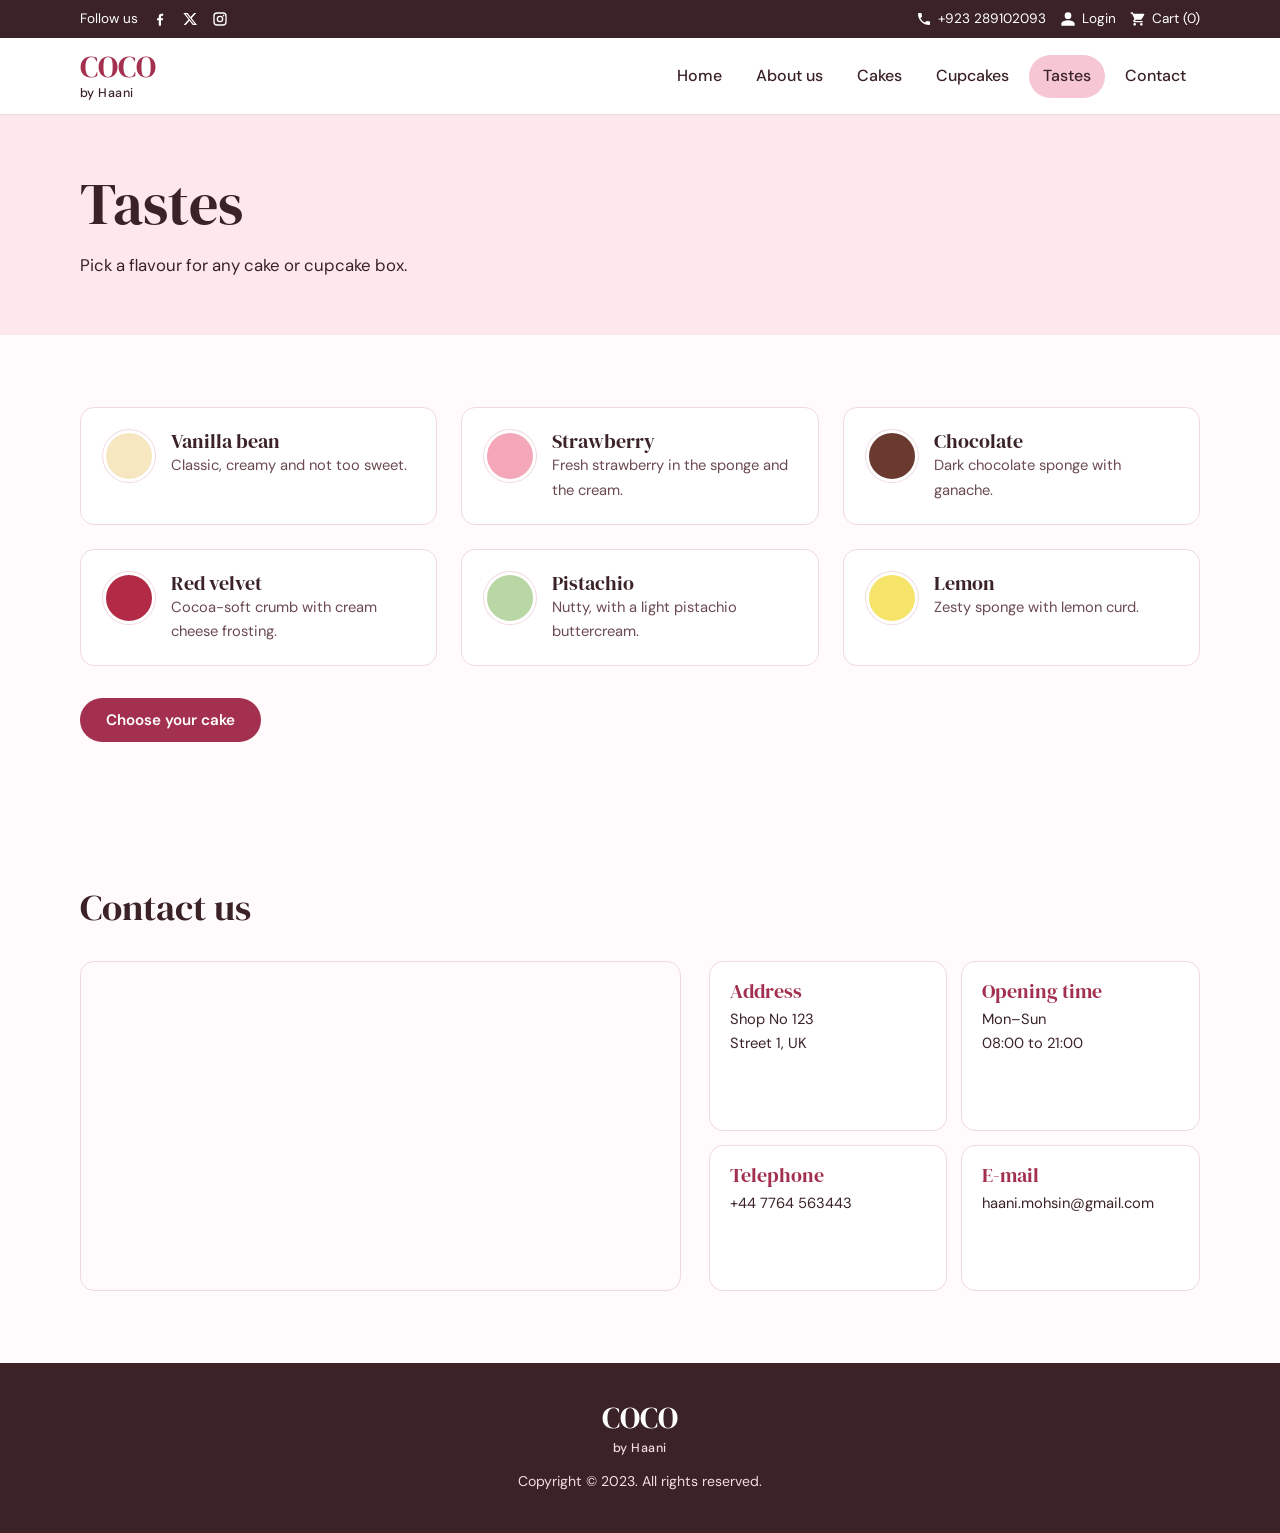
<file: Tasts.html>
<!DOCTYPE html>
<html lang="en">
<head>
    <meta charset="UTF-8">
    <meta name="viewport" content="width=device-width, initial-scale=1.0">
    <title>Tastes | COCO by Haani</title>
    <link rel="preconnect" href="https://fonts.googleapis.com">
    <link rel="preconnect" href="https://fonts.gstatic.com" crossorigin>
    <link href="https://fonts.googleapis.com/css2?family=DM+Sans:wght@400;500;600&family=DM+Serif+Display&display=swap" rel="stylesheet">
    <link rel="stylesheet" href="index.css">
</head>
<body>
    <div class="topbar">
        <div class="wrap">
            <div class="group">
                <span class="hide-sm">Follow us</span>
                <a href="#" aria-label="Facebook"><svg class="icon" viewBox="0 0 24 24" aria-hidden="true"><path d="M13.5 22v-8h2.7l.5-3.2h-3.2V8.7c0-.9.4-1.7 1.8-1.7h1.5V4.2S15.5 4 14.3 4C11.8 4 10.2 5.5 10.2 8.2v2.6H7.5V14h2.7v8z"/></svg></a>
                <a href="#" aria-label="X (Twitter)"><svg class="icon" viewBox="0 0 24 24" aria-hidden="true"><path d="M18.2 3h3.1l-6.8 7.7L22.5 21h-6.3l-4.9-6.4L5.6 21H2.5l7.2-8.3L2 3h6.4l4.4 5.9zm-1.1 16.2h1.7L7.3 4.7H5.5z"/></svg></a>
                <a href="#" aria-label="Instagram"><svg class="icon" viewBox="0 0 24 24" aria-hidden="true"><path d="M7.5 2h9A5.5 5.5 0 0 1 22 7.5v9a5.5 5.5 0 0 1-5.5 5.5h-9A5.5 5.5 0 0 1 2 16.5v-9A5.5 5.5 0 0 1 7.5 2zm0 2A3.5 3.5 0 0 0 4 7.5v9A3.5 3.5 0 0 0 7.5 20h9a3.5 3.5 0 0 0 3.5-3.5v-9A3.5 3.5 0 0 0 16.5 4zM12 7a5 5 0 1 1 0 10 5 5 0 0 1 0-10zm0 2a3 3 0 1 0 0 6 3 3 0 0 0 0-6zm5.3-3.2a1.2 1.2 0 1 1 0 2.4 1.2 1.2 0 0 1 0-2.4z"/></svg></a>
            </div>
            <div class="group">
                <a href="tel:+923289102093"><svg class="icon" viewBox="0 0 24 24" aria-hidden="true"><path d="M6.6 10.8a15 15 0 0 0 6.6 6.6l2.2-2.2a1 1 0 0 1 1-.25 11.4 11.4 0 0 0 3.6.57 1 1 0 0 1 1 1V20a1 1 0 0 1-1 1A17 17 0 0 1 3 4a1 1 0 0 1 1-1h3.5a1 1 0 0 1 1 1c0 1.25.2 2.45.57 3.6a1 1 0 0 1-.25 1z"/></svg><span>+923 289102093</span></a>
                <a href="#"><svg class="icon" viewBox="0 0 24 24" aria-hidden="true"><path d="M12 12a5 5 0 1 0 0-10 5 5 0 0 0 0 10zm0 2c-3.3 0-10 1.7-10 5v3h20v-3c0-3.3-6.7-5-10-5z"/></svg><span class="hide-sm">Login</span></a>
                <a href="#" aria-label="Cart"><svg class="icon" viewBox="0 0 24 24" aria-hidden="true"><path d="M7 18a2 2 0 1 0 0 4 2 2 0 0 0 0-4zm10 0a2 2 0 1 0 0 4 2 2 0 0 0 0-4zM1 2v2h2l3.6 7.6-1.4 2.4A2 2 0 0 0 7 17h12v-2H7.4l1.1-2h7.5a2 2 0 0 0 1.75-1l3.6-6.5A1 1 0 0 0 20.5 4H5.2l-.9-2z"/></svg><span>Cart (<span id="cart-count">0</span>)</span></a>
            </div>
        </div>
    </div>

    <header class="site-header">
        <div class="wrap">
            <a class="logo" href="index.html">COCO<small>by Haani</small></a>
            <button class="nav-toggle" type="button" aria-expanded="false" aria-controls="nav">Menu</button>
            <nav class="nav" id="nav" aria-label="Main">
                <ul>
                    <li><a href="index.html">Home</a></li>
                    <li><a href="About.html">About us</a></li>
                    <li><a href="Cake.html">Cakes</a></li>
                    <li><a href="Cupcakes.html">Cupcakes</a></li>
                    <li><a href="Tasts.html" aria-current="page">Tastes</a></li>
                    <li><a href="index.html#contact">Contact</a></li>
                </ul>
            </nav>
        </div>
    </header>

    <main>
        <section class="page-hero">
            <div class="wrap">
                <h1>Tastes</h1>
                <p>Pick a flavour for any cake or cupcake box.</p>
            </div>
        </section>

        <section class="section">
            <div class="wrap">
                <div class="grid" style="grid-template-columns:repeat(auto-fill,minmax(300px,1fr))">
                    <div class="flavour"><div class="swatch" style="background:#f7e7c0"></div><div><h3>Vanilla bean</h3><p>Classic, creamy and not too sweet.</p></div></div>
                    <div class="flavour"><div class="swatch" style="background:#f4a7b9"></div><div><h3>Strawberry</h3><p>Fresh strawberry in the sponge and the cream.</p></div></div>
                    <div class="flavour"><div class="swatch" style="background:#6b3a2e"></div><div><h3>Chocolate</h3><p>Dark chocolate sponge with ganache.</p></div></div>
                    <div class="flavour"><div class="swatch" style="background:#b22a45"></div><div><h3>Red velvet</h3><p>Cocoa-soft crumb with cream cheese frosting.</p></div></div>
                    <div class="flavour"><div class="swatch" style="background:#b9d7a5"></div><div><h3>Pistachio</h3><p>Nutty, with a light pistachio buttercream.</p></div></div>
                    <div class="flavour"><div class="swatch" style="background:#f6e46a"></div><div><h3>Lemon</h3><p>Zesty sponge with lemon curd.</p></div></div>
                </div>
                <p style="margin-top:32px"><a class="btn" href="Cake.html">Choose your cake</a></p>
            </div>
        </section>
        <section class="section" id="contact">
            <div class="wrap">
                <h2>Contact us</h2>
                <div class="contact-grid">
                    <div class="map">
                        <iframe title="Map of our shop in London" loading="lazy" src="https://www.google.com/maps?q=London%2C%20UK&amp;output=embed"></iframe>
                    </div>
                    <div class="info">
                        <div><h3>Address</h3><p>Shop No 123<br>Street 1, UK</p></div>
                        <div><h3>Opening time</h3><p>Mon–Sun<br>08:00 to 21:00</p></div>
                        <div><h3>Telephone</h3><p>+44 7764 563443</p></div>
                        <div><h3>E-mail</h3><p>haani.mohsin@gmail.com</p></div>
                    </div>
                </div>
            </div>
        </section>
    </main>

    <footer class="site-footer">
        <div class="wrap">
            <a class="logo" href="index.html">COCO<small>by Haani</small></a>
            <p>Copyright © 2023. All rights reserved.</p>
        </div>
    </footer>
    <script src="script.js"></script>
</body>
</html>
</file>
<file: index.css>
/* COCO by Haani — shared styles for every page */
:root {
    --blush: #fde8ed;
    --petal: #f6c7d3;
    --rose: #e58ba5;
    --berry: #a3304f;
    --cocoa: #3a2226;
    --cream: #fffafb;
    --line: #f0d9df;
    --radius: 14px;
    --serif: "DM Serif Display", Georgia, "Times New Roman", serif;
    --sans: "DM Sans", "Segoe UI", Arial, sans-serif;
}

*, *::before, *::after { box-sizing: border-box; margin: 0; padding: 0; }
html { scroll-behavior: smooth; }
body {
    font-family: var(--sans);
    color: var(--cocoa);
    background: var(--cream);
    line-height: 1.65;
}
img { display: block; max-width: 100%; }
a { color: inherit; }
ul { list-style: none; }
:focus-visible { outline: 3px solid var(--berry); outline-offset: 3px; }
.wrap { width: min(1120px, 100% - 40px); margin-inline: auto; }

h1, h2, h3 { font-family: var(--serif); font-weight: 400; line-height: 1.15; }
h1 { font-size: clamp(2.2rem, 5vw, 3.6rem); }
h2 { font-size: clamp(1.7rem, 3.4vw, 2.3rem); }
h3 { font-size: 1.25rem; }

/* ---------- buttons ---------- */
.btn {
    display: inline-block;
    font: 600 0.95rem var(--sans);
    text-decoration: none;
    color: #fff;
    background: var(--berry);
    border: 0;
    border-radius: 999px;
    padding: 12px 26px;
    cursor: pointer;
    transition: background 0.2s, transform 0.2s;
}
.btn:hover { background: var(--cocoa); }
.btn:active { transform: scale(0.97); }
.btn-soft { background: var(--petal); color: var(--cocoa); }
.btn-soft:hover { background: var(--rose); color: #fff; }

/* ---------- top bar ---------- */
.topbar { background: var(--cocoa); color: #fff; font-size: 0.85rem; }
.topbar .wrap { display: flex; justify-content: space-between; align-items: center; gap: 16px; padding-block: 8px; }
.topbar .group { display: flex; align-items: center; gap: 14px; flex-wrap: wrap; }
.topbar a { text-decoration: none; display: inline-flex; align-items: center; gap: 6px; }
.topbar a:hover { color: var(--petal); }
.icon { width: 16px; height: 16px; fill: currentColor; flex: none; }

/* ---------- header / nav ---------- */
.site-header { background: #fff; border-bottom: 1px solid var(--line); position: sticky; top: 0; z-index: 20; }
.site-header .wrap { display: flex; align-items: center; justify-content: space-between; gap: 20px; min-height: 76px; }
.logo { text-decoration: none; font-family: var(--serif); font-size: 1.9rem; color: var(--berry); line-height: 1; }
.logo small { display: block; font: 500 0.78rem var(--sans); color: var(--cocoa); letter-spacing: 0.04em; margin-top: 3px; }
.nav ul { display: flex; gap: 6px; }
.nav a { display: block; text-decoration: none; padding: 8px 14px; border-radius: 999px; font-weight: 500; transition: background 0.2s; }
.nav a:hover { background: var(--blush); }
.nav a[aria-current="page"] { background: var(--petal); }
.nav-toggle { display: none; background: none; border: 1px solid var(--line); border-radius: 10px; padding: 8px 12px; font: 600 0.9rem var(--sans); color: var(--cocoa); cursor: pointer; }

/* ---------- hero ---------- */
.hero { background: var(--blush); overflow: hidden; }
.hero .wrap { display: grid; grid-template-columns: 1.05fr 0.95fr; align-items: center; gap: 48px; padding-block: 64px; }
.hero p { max-width: 46ch; margin: 18px 0 28px; font-size: 1.08rem; }
.hero-photo {
    aspect-ratio: 4 / 5;
    background: var(--petal);
    border-radius: 999px 999px var(--radius) var(--radius);
    overflow: hidden;
    max-width: 420px;
    justify-self: end;
    width: 100%;
}
.hero-photo img, .photo img { width: 100%; height: 100%; object-fit: cover; }
.hero-buttons { display: flex; gap: 12px; flex-wrap: wrap; }

.page-hero { background: var(--blush); padding-block: 56px; }
.page-hero p { max-width: 56ch; margin-top: 14px; font-size: 1.05rem; }

/* ---------- sections ---------- */
.section { padding-block: 72px; }
.section-head { display: flex; justify-content: space-between; align-items: end; gap: 20px; flex-wrap: wrap; margin-bottom: 32px; }
.section-head p { max-width: 52ch; margin-top: 8px; }
.link-arrow { font-weight: 600; color: var(--berry); text-underline-offset: 4px; }

.about-grid { display: grid; grid-template-columns: 1fr 1fr; gap: 48px; align-items: center; }
.about-grid .photo { aspect-ratio: 5 / 4; border-radius: var(--radius); overflow: hidden; background: var(--petal); }
.about-grid p + p { margin-top: 14px; }
.perks { display: flex; gap: 10px; flex-wrap: wrap; margin: 22px 0 26px; }
.perks li { display: inline-flex; align-items: center; gap: 8px; background: #fff; border: 1px solid var(--line); border-radius: 999px; padding: 6px 16px 6px 12px; font-weight: 500; }
.perks svg { width: 18px; height: 18px; fill: var(--berry); }

/* ---------- product cards ---------- */
.grid { display: grid; grid-template-columns: repeat(auto-fill, minmax(240px, 1fr)); gap: 24px; }
.card { background: #fff; border: 1px solid var(--line); border-radius: var(--radius); overflow: hidden; display: flex; flex-direction: column; }
.card .photo { aspect-ratio: 1; background: var(--petal); overflow: hidden; }
.card .photo img { width: 100%; height: 100%; object-fit: cover; transition: transform 0.4s; }
.card:hover .photo img { transform: scale(1.04); }
.card-body { padding: 18px 20px 20px; display: flex; flex-direction: column; gap: 4px; flex: 1; }
.card-body p { font-size: 0.92rem; color: #6b4a50; }
.card-foot { display: flex; align-items: center; justify-content: space-between; margin-top: auto; padding-top: 14px; }
.price { font-family: var(--serif); font-size: 1.35rem; color: var(--berry); }
.card .btn { padding: 9px 18px; font-size: 0.88rem; }

/* ---------- flavours (Tastes page) ---------- */
.flavour { background: #fff; border: 1px solid var(--line); border-radius: var(--radius); padding: 22px; display: flex; gap: 16px; align-items: flex-start; }
.swatch { width: 52px; height: 52px; border-radius: 50%; flex: none; border: 3px solid #fff; box-shadow: 0 0 0 1px var(--line); }
.flavour p { font-size: 0.92rem; color: #6b4a50; }

/* ---------- reviews ---------- */
.reviews { background: var(--blush); }
.review-grid { display: grid; grid-template-columns: repeat(auto-fit, minmax(280px, 1fr)); gap: 24px; margin-top: 32px; }
.review { background: #fff; border-radius: var(--radius); padding: 26px; }
.review .who { display: flex; align-items: center; gap: 12px; margin-top: 18px; }
.avatar { width: 44px; height: 44px; border-radius: 50%; background: var(--rose); color: #fff; display: grid; place-items: center; font-family: var(--serif); font-size: 1.1rem; }
.who span { display: block; font-size: 0.85rem; color: #6b4a50; }

/* ---------- contact ---------- */
.contact-grid { display: grid; grid-template-columns: 1.1fr 0.9fr; gap: 28px; margin-top: 32px; }
.map { border-radius: var(--radius); overflow: hidden; min-height: 320px; border: 1px solid var(--line); }
.map iframe { width: 100%; height: 100%; min-height: 320px; border: 0; }
.info { display: grid; grid-template-columns: 1fr 1fr; gap: 14px; }
.info div { background: #fff; border: 1px solid var(--line); border-radius: var(--radius); padding: 18px 20px; }
.info h3 { color: var(--berry); margin-bottom: 4px; }
.info p { font-size: 0.92rem; overflow-wrap: anywhere; }

/* ---------- footer ---------- */
.site-footer { background: var(--cocoa); color: #f3dde2; padding-block: 40px; text-align: center; }
.site-footer .logo { color: #fff; }
.site-footer .logo small { color: #f3dde2; }
.site-footer p { margin-top: 14px; font-size: 0.88rem; }
.site-footer a { text-underline-offset: 3px; }

/* ---------- small screens ---------- */
@media (max-width: 860px) {
    .hero .wrap, .about-grid, .contact-grid { grid-template-columns: 1fr; gap: 32px; }
    .hero .wrap { padding-block: 40px; }
    .hero-photo { justify-self: center; max-width: 340px; }
    .section { padding-block: 52px; }

    .nav-toggle { display: block; }
    .nav { display: none; position: absolute; left: 0; right: 0; top: 100%; background: #fff; border-bottom: 1px solid var(--line); padding: 10px 20px 18px; }
    .nav.open { display: block; }
    .nav ul { flex-direction: column; }
}
@media (max-width: 520px) {
    .topbar .hide-sm { display: none; }
    .info { grid-template-columns: 1fr; }
    .grid { grid-template-columns: 1fr 1fr; gap: 14px; }
    .card-body { padding: 12px 12px 14px; }
    .card-foot { flex-direction: column; align-items: flex-start; gap: 8px; }
}
@media (prefers-reduced-motion: reduce) {
    * { transition: none !important; scroll-behavior: auto !important; }
}
</file>
